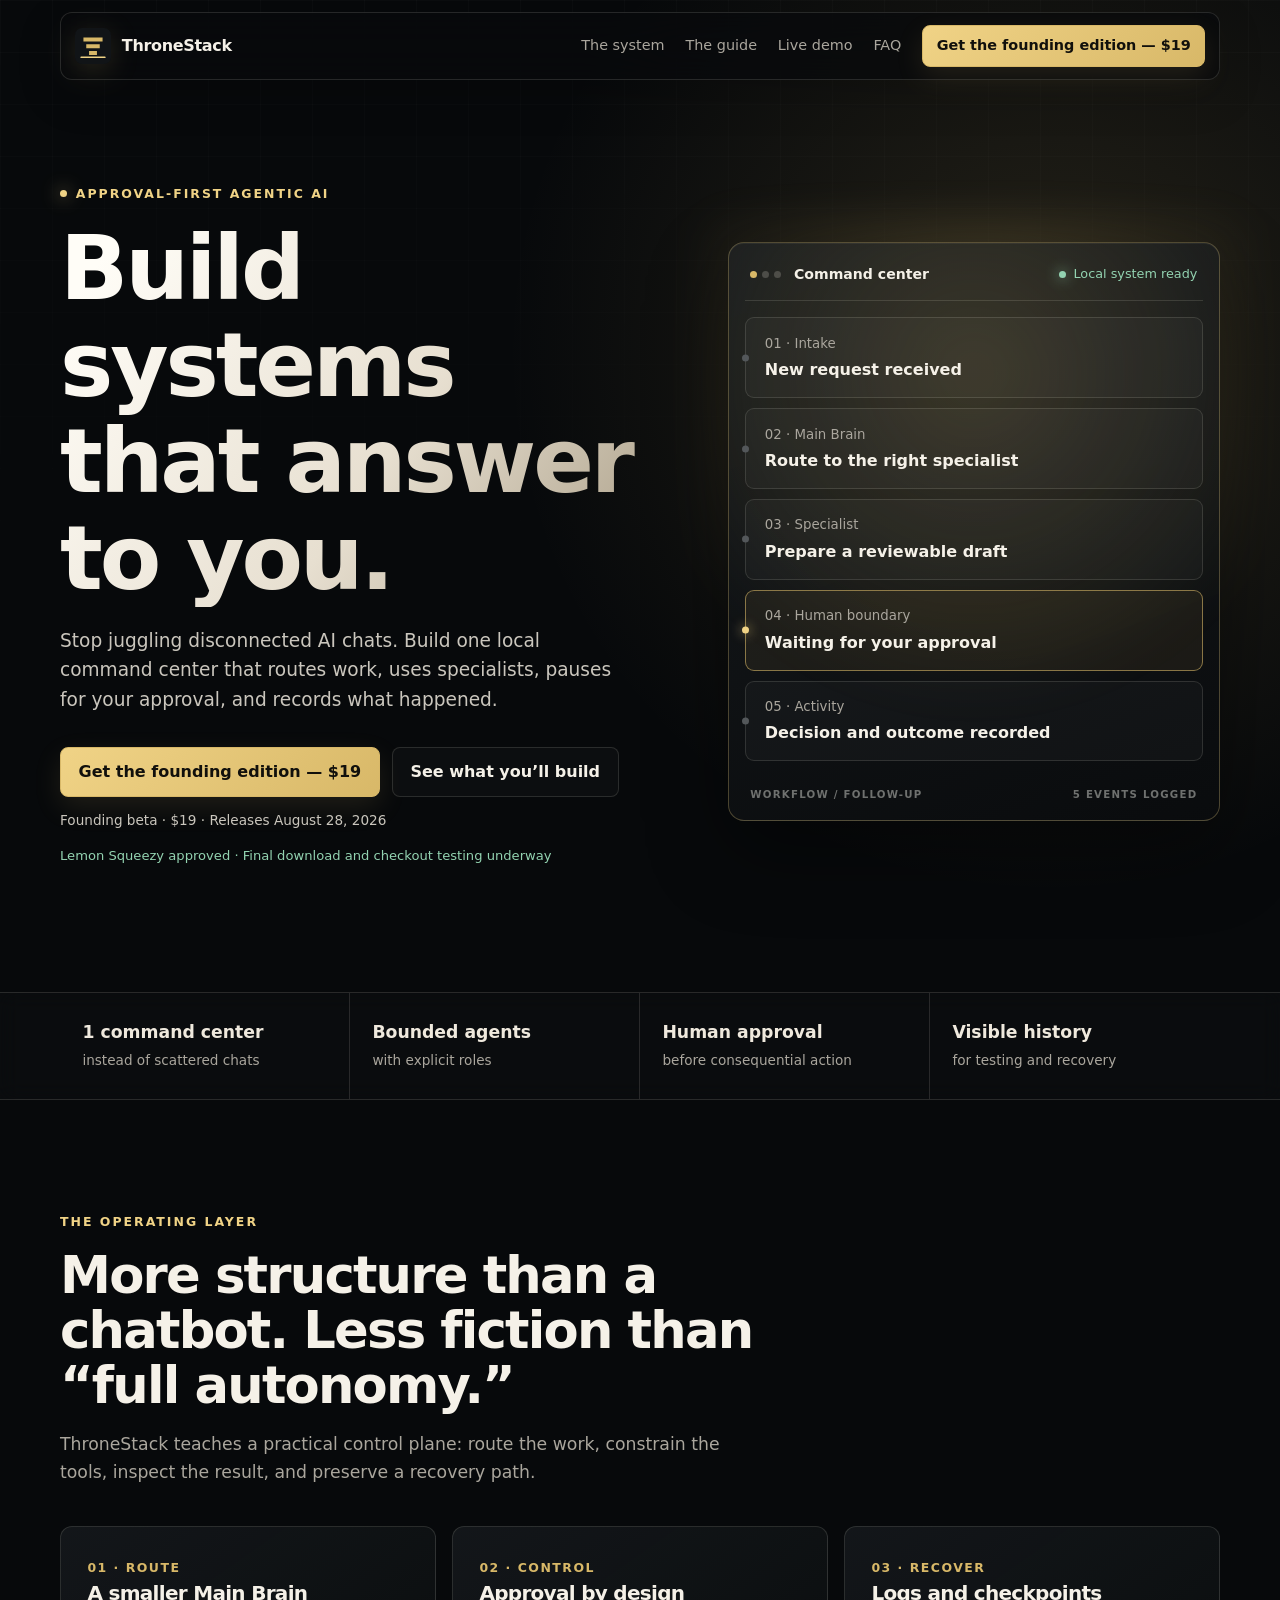
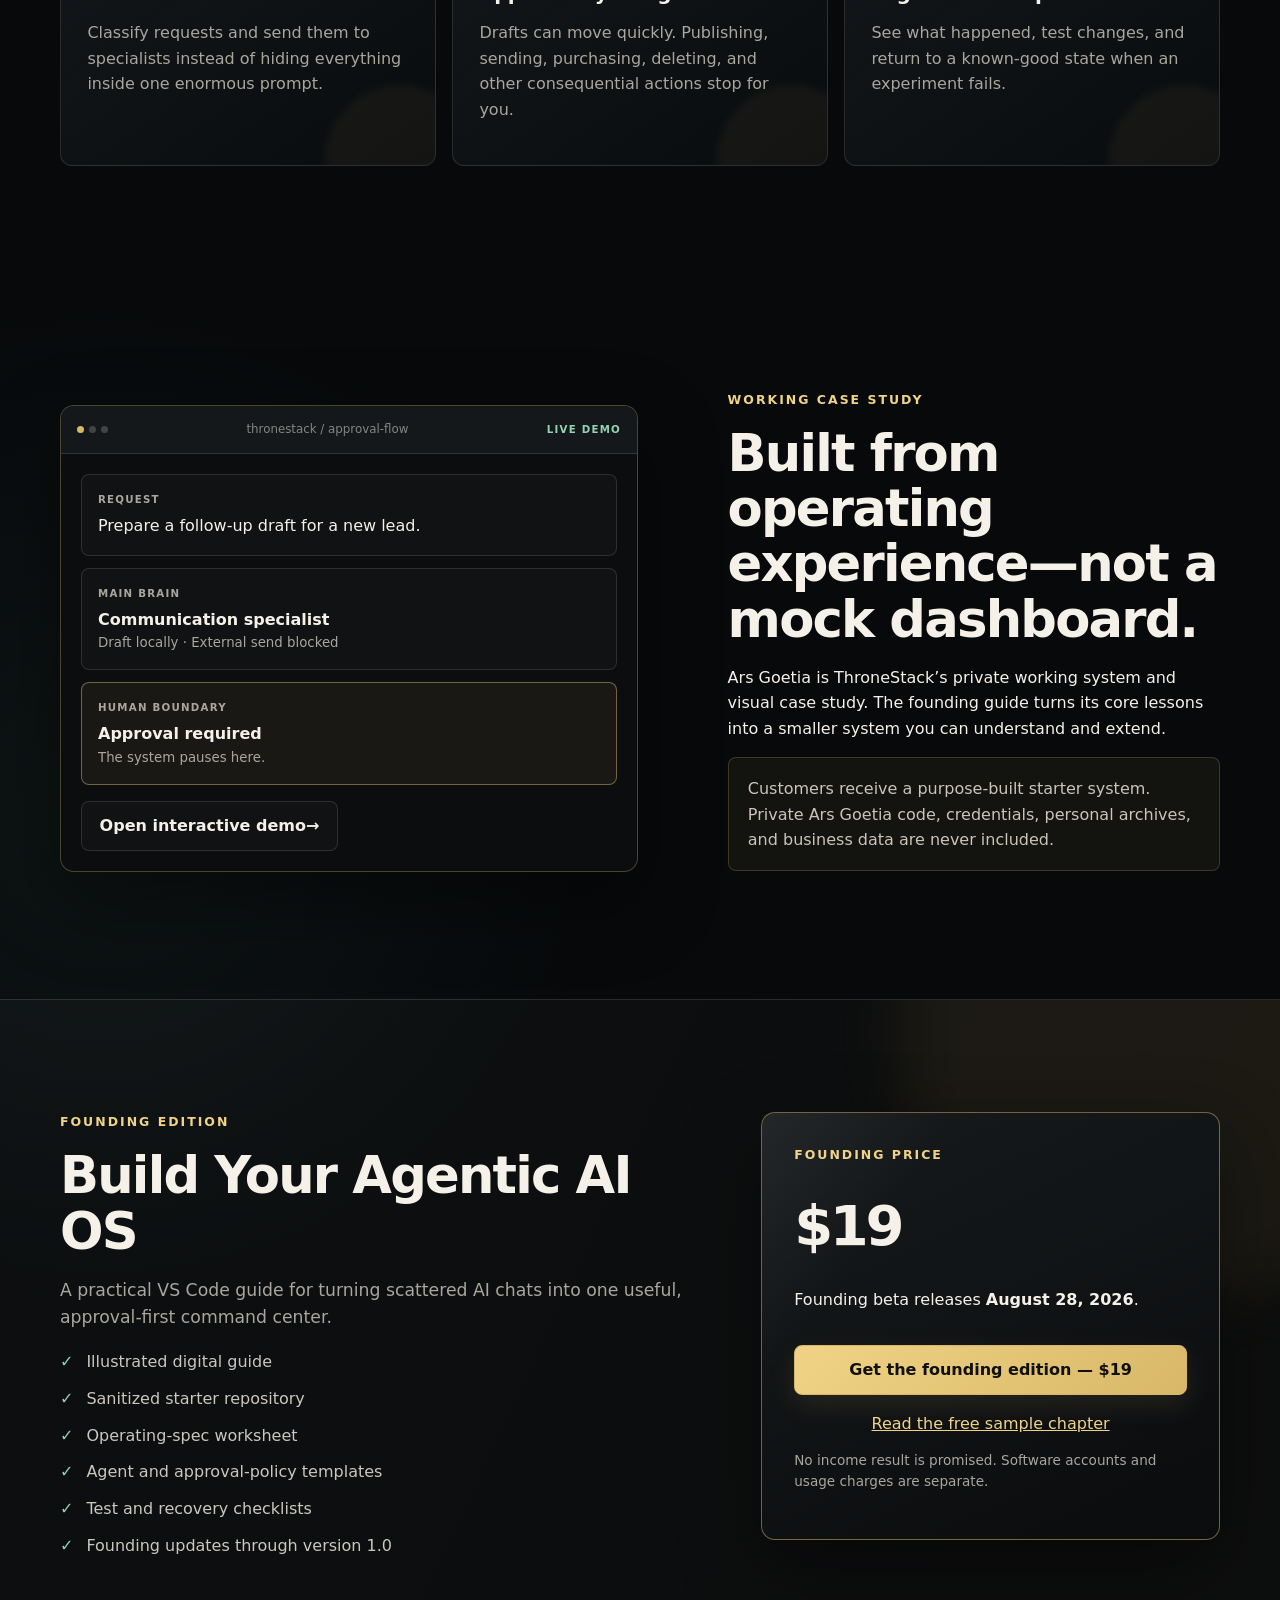
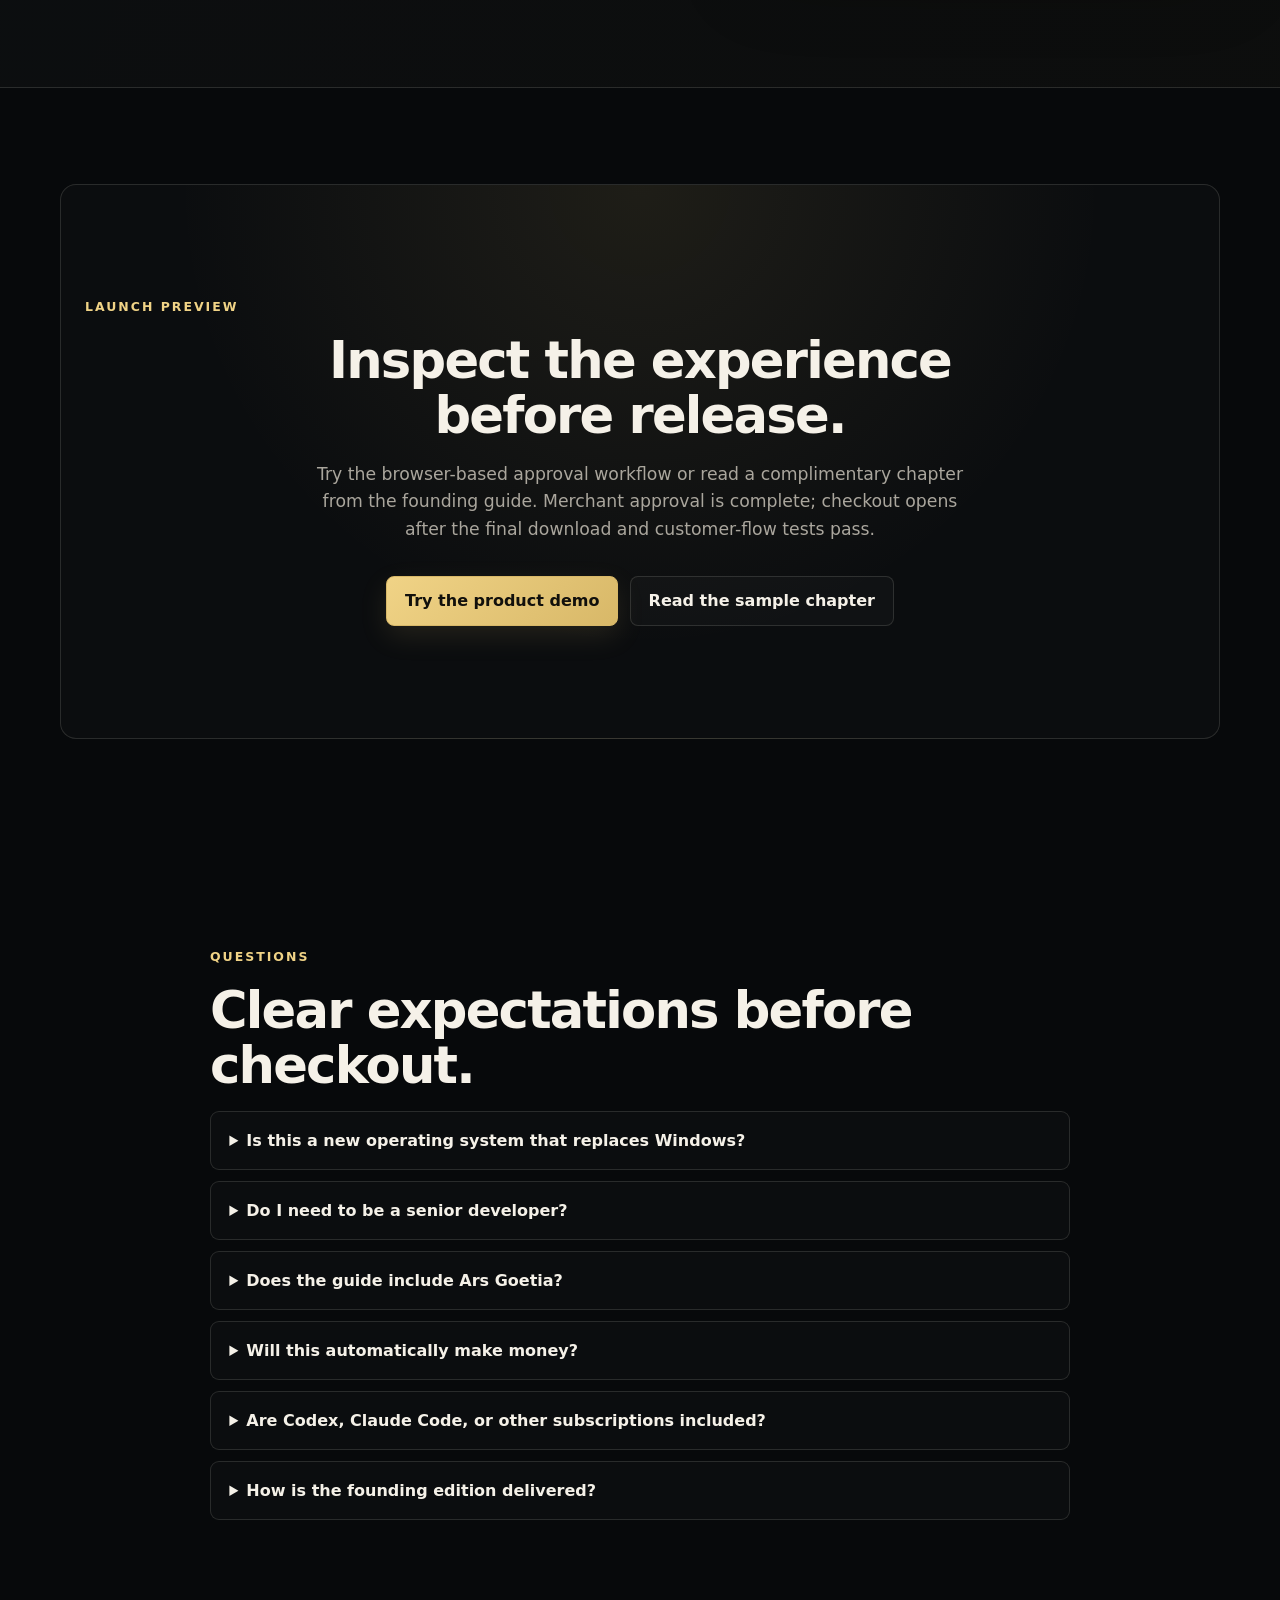
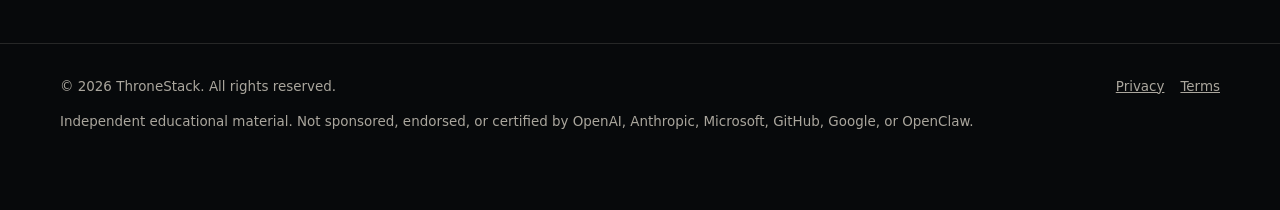
<file: index.html>
<!doctype html>
<html lang="en">
  <head>
    <meta charset="utf-8">
    <meta name="viewport" content="width=device-width, initial-scale=1">
    <meta name="description" content="Build a local, approval-first agentic AI command center with ThroneStack.">
    <meta property="og:title" content="ThroneStack — Build systems that answer to you">
    <meta property="og:description" content="A practical guide and starter system for building your own agentic AI command center.">
    <meta property="og:type" content="website">
    <meta property="og:url" content="https://thronestack.com">
    <title>ThroneStack — Build systems that answer to you</title>
    <link rel="icon" href="assets/mark.svg" type="image/svg+xml">
    <link rel="stylesheet" href="styles.css">
    <script src="site-config.js" defer></script>
    <script src="app.js" defer></script>
  </head>
  <body>
    <header class="wrap nav">
      <a class="brand" href="index.html" aria-label="ThroneStack home">
        <img src="assets/mark.svg" alt="">
        <span>ThroneStack</span>
      </a>
      <nav class="nav-links" aria-label="Primary navigation">
        <a href="#system">The system</a>
        <a href="#guide">The guide</a>
        <a href="demo.html">Live demo</a>
        <a href="#faq">FAQ</a>
        <a class="button small" data-primary-action href="demo.html">Try the product demo</a>
      </nav>
    </header>

    <main>
      <div class="wrap hero">
        <div class="hero-copy">
          <p class="eyebrow"><span class="eyebrow-dot"></span> Approval-first agentic AI</p>
          <h1>Build systems that answer to you.</h1>
          <p>Stop juggling disconnected AI chats. Build one local command center that routes work, uses specialists, pauses for your approval, and records what happened.</p>
          <div class="actions">
            <a class="button" data-primary-action href="demo.html">Try the product demo</a>
            <a class="button secondary" href="#system">See what you’ll build</a>
          </div>
          <p class="microcopy">Founding beta · $19 · Releases <span data-launch-date>August 28, 2026</span></p>
          <p class="merchant-note">Lemon Squeezy approved · Final download and checkout testing underway</p>
        </div>

        <div class="system-card" aria-label="Example approval workflow">
          <div class="system-head">
            <div class="window-title"><span class="window-dots" aria-hidden="true"><i></i><i></i><i></i></span><strong>Command center</strong></div>
            <span class="status">Local system ready</span>
          </div>
          <div class="system-flow">
            <div class="node"><small>01 · Intake</small><strong>New request received</strong></div>
            <div class="node"><small>02 · Main Brain</small><strong>Route to the right specialist</strong></div>
            <div class="node"><small>03 · Specialist</small><strong>Prepare a reviewable draft</strong></div>
            <div class="node approval"><small>04 · Human boundary</small><strong>Waiting for your approval</strong></div>
            <div class="node"><small>05 · Activity</small><strong>Decision and outcome recorded</strong></div>
          </div>
          <div class="system-foot"><span>WORKFLOW / FOLLOW-UP</span><span>5 EVENTS LOGGED</span></div>
        </div>
      </div>

      <div class="proof-strip">
        <div class="wrap proof-grid">
          <div class="proof-item"><strong>1 command center</strong><span>instead of scattered chats</span></div>
          <div class="proof-item"><strong>Bounded agents</strong><span>with explicit roles</span></div>
          <div class="proof-item"><strong>Human approval</strong><span>before consequential action</span></div>
          <div class="proof-item"><strong>Visible history</strong><span>for testing and recovery</span></div>
        </div>
      </div>

      <section id="system" class="wrap">
        <p class="eyebrow">The operating layer</p>
        <h2>More structure than a chatbot. Less fiction than “full autonomy.”</h2>
        <p class="section-lead">ThroneStack teaches a practical control plane: route the work, constrain the tools, inspect the result, and preserve a recovery path.</p>
        <div class="grid-3">
          <article class="feature"><span class="feature-number">01 · ROUTE</span><h3>A smaller Main Brain</h3><p>Classify requests and send them to specialists instead of hiding everything inside one enormous prompt.</p></article>
          <article class="feature"><span class="feature-number">02 · CONTROL</span><h3>Approval by design</h3><p>Drafts can move quickly. Publishing, sending, purchasing, deleting, and other consequential actions stop for you.</p></article>
          <article class="feature"><span class="feature-number">03 · RECOVER</span><h3>Logs and checkpoints</h3><p>See what happened, test changes, and return to a known-good state when an experiment fails.</p></article>
        </div>
      </section>

      <section class="wrap case-study">
        <div class="demo-frame">
          <div class="demo-toolbar">
            <span class="window-dots" aria-hidden="true"><i></i><i></i><i></i></span>
            <span>thronestack / approval-flow</span>
            <span class="demo-live">LIVE DEMO</span>
          </div>
          <div class="demo-screen">
            <div class="demo-command"><span>REQUEST</span><p>Prepare a follow-up draft for a new lead.</p></div>
            <div class="demo-route"><span>MAIN BRAIN</span><strong>Communication specialist</strong><small>Draft locally · External send blocked</small></div>
            <div class="demo-approval"><span>HUMAN BOUNDARY</span><strong>Approval required</strong><small>The system pauses here.</small></div>
            <a class="button secondary" href="demo.html">Open interactive demo <span aria-hidden="true">→</span></a>
          </div>
        </div>
        <div>
          <p class="eyebrow">Working case study</p>
          <h2>Built from operating experience—not a mock dashboard.</h2>
          <p>Ars Goetia is ThroneStack’s private working system and visual case study. The founding guide turns its core lessons into a smaller system you can understand and extend.</p>
          <p class="private-note">Customers receive a purpose-built starter system. Private Ars Goetia code, credentials, personal archives, and business data are never included.</p>
        </div>
      </section>

      <section id="guide" class="offer">
        <div class="wrap offer-layout">
          <div>
            <p class="eyebrow">Founding edition</p>
            <h2>Build Your Agentic AI OS</h2>
            <p class="section-lead">A practical VS Code guide for turning scattered AI chats into one useful, approval-first command center.</p>
            <ul class="checklist">
              <li>Illustrated digital guide</li>
              <li>Sanitized starter repository</li>
              <li>Operating-spec worksheet</li>
              <li>Agent and approval-policy templates</li>
              <li>Test and recovery checklists</li>
              <li>Founding updates through version 1.0</li>
            </ul>
          </div>
          <aside class="price-card">
            <span class="eyebrow">Founding price</span>
            <p class="price">$19</p>
            <p>Founding beta releases <strong data-launch-date>August 28, 2026</strong>.</p>
            <a class="button" data-primary-action href="demo.html">Try the product demo</a>
            <a class="text-link" href="sample.html">Read the free sample chapter</a>
            <p class="microcopy">No income result is promised. Software accounts and usage charges are separate.</p>
          </aside>
        </div>
      </section>

      <section id="review" class="wrap waitlist">
        <p class="eyebrow">Launch preview</p>
        <h2>Inspect the experience before release.</h2>
        <p class="section-lead">Try the browser-based approval workflow or read a complimentary chapter from the founding guide. Merchant approval is complete; checkout opens after the final download and customer-flow tests pass.</p>
        <div class="actions centered-actions">
          <a class="button" href="demo.html">Try the product demo</a>
          <a class="button secondary" href="sample.html">Read the sample chapter</a>
        </div>
      </section>

      <section id="faq" class="wrap faq">
        <p class="eyebrow">Questions</p>
        <h2>Clear expectations before checkout.</h2>
        <details><summary>Is this a new operating system that replaces Windows?</summary><p>No. It is an application and workflow layer that runs on top of your existing computer.</p></details>
        <details><summary>Do I need to be a senior developer?</summary><p>No, but you should be comfortable installing software, opening VS Code, running terminal commands, and reviewing explanations.</p></details>
        <details><summary>Does the guide include Ars Goetia?</summary><p>No. Ars Goetia is the private case study. Buyers receive separate sanitized teaching code.</p></details>
        <details><summary>Will this automatically make money?</summary><p>No. The guide teaches a software-building workflow. It does not guarantee income, customers, or business results.</p></details>
        <details><summary>Are Codex, Claude Code, or other subscriptions included?</summary><p>No. Vendor accounts, subscriptions, API access, and usage charges are separate.</p></details>
        <details><summary>How is the founding edition delivered?</summary><p>The guide and starter materials are instant digital downloads delivered through Lemon Squeezy after purchase. No consulting, setup, or other human-fulfilled service is included.</p></details>
      </section>
    </main>

    <footer>
      <div class="wrap footer-row">
        <div>© <span data-year>2026</span> ThroneStack. All rights reserved.</div>
        <div class="footer-links"><a href="privacy.html">Privacy</a><a href="terms.html">Terms</a></div>
      </div>
      <div class="wrap"><p>Independent educational material. Not sponsored, endorsed, or certified by OpenAI, Anthropic, Microsoft, GitHub, Google, or OpenClaw.</p></div>
    </footer>
  </body>
</html>
</file>
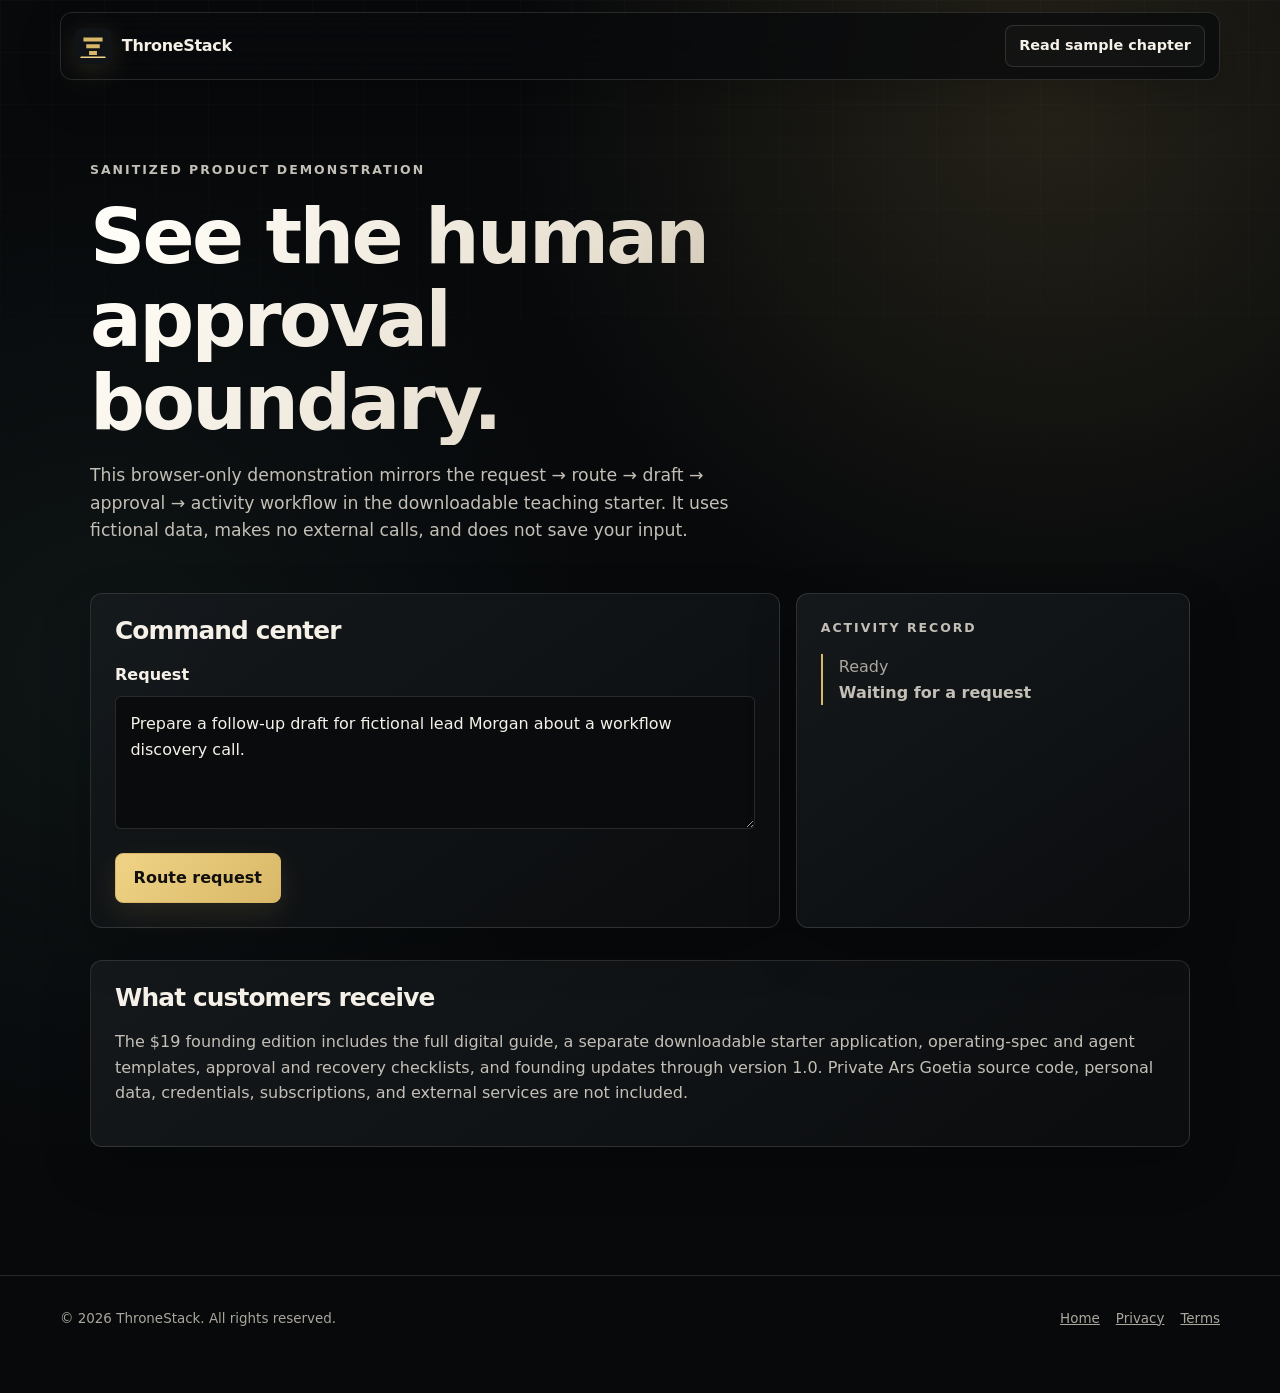
<file: demo.html>
<!doctype html>
<html lang="en">
  <head>
    <meta charset="utf-8">
    <meta name="viewport" content="width=device-width, initial-scale=1">
    <meta name="description" content="Try the approval-first workflow included with the ThroneStack teaching starter.">
    <title>Interactive product demo — ThroneStack</title>
    <link rel="icon" href="assets/mark.svg" type="image/svg+xml">
    <link rel="stylesheet" href="styles.css">
    <script src="demo.js" defer></script>
  </head>
  <body>
    <header class="wrap nav">
      <a class="brand" href="index.html"><img src="assets/mark.svg" alt=""><span>ThroneStack</span></a>
      <a class="button small secondary" href="sample.html">Read sample chapter</a>
    </header>
    <main class="wrap legal demo-page">
      <p class="eyebrow">Sanitized product demonstration</p>
      <h1>See the human approval boundary.</h1>
      <p class="section-lead">This browser-only demonstration mirrors the request → route → draft → approval → activity workflow in the downloadable teaching starter. It uses fictional data, makes no external calls, and does not save your input.</p>

      <div class="demo-grid">
        <section class="demo-console" aria-labelledby="demo-title">
          <h2 id="demo-title">Command center</h2>
          <label for="demo-request">Request</label>
          <textarea id="demo-request" rows="4">Prepare a follow-up draft for fictional lead Morgan about a workflow discovery call.</textarea>
          <button class="button" id="run-demo" type="button">Route request</button>

          <div id="demo-output" class="demo-output" hidden>
            <div class="demo-row"><span>Route</span><strong>Communication specialist</strong></div>
            <div class="demo-row"><span>Permission</span><strong>Draft locally only</strong></div>
            <div class="demo-draft">
              <small>REVIEWABLE DRAFT</small>
              <p><strong>Subject: Workflow discovery call</strong></p>
              <p>Hi Morgan—thank you for your interest. I drafted a short outline for a workflow discovery call. If the scope looks right, we can choose a time to review it together.</p>
            </div>
            <div id="decision-panel" class="decision-panel">
              <p><strong>Human approval required.</strong> The system cannot send this message.</p>
              <button class="button" data-decision="approved" type="button">Approve draft</button>
              <button class="button secondary" data-decision="rejected" type="button">Reject draft</button>
            </div>
          </div>
        </section>

        <aside class="activity-card">
          <p class="eyebrow">Activity record</p>
          <ol id="activity-log" class="activity-log">
            <li><span>Ready</span><strong>Waiting for a request</strong></li>
          </ol>
        </aside>
      </div>

      <div class="review-note">
        <h2>What customers receive</h2>
        <p>The $19 founding edition includes the full digital guide, a separate downloadable starter application, operating-spec and agent templates, approval and recovery checklists, and founding updates through version 1.0. Private Ars Goetia source code, personal data, credentials, subscriptions, and external services are not included.</p>
      </div>
    </main>
    <footer><div class="wrap footer-row"><div>© 2026 ThroneStack. All rights reserved.</div><div class="footer-links"><a href="index.html">Home</a><a href="privacy.html">Privacy</a><a href="terms.html">Terms</a></div></div></footer>
  </body>
</html>
</file>
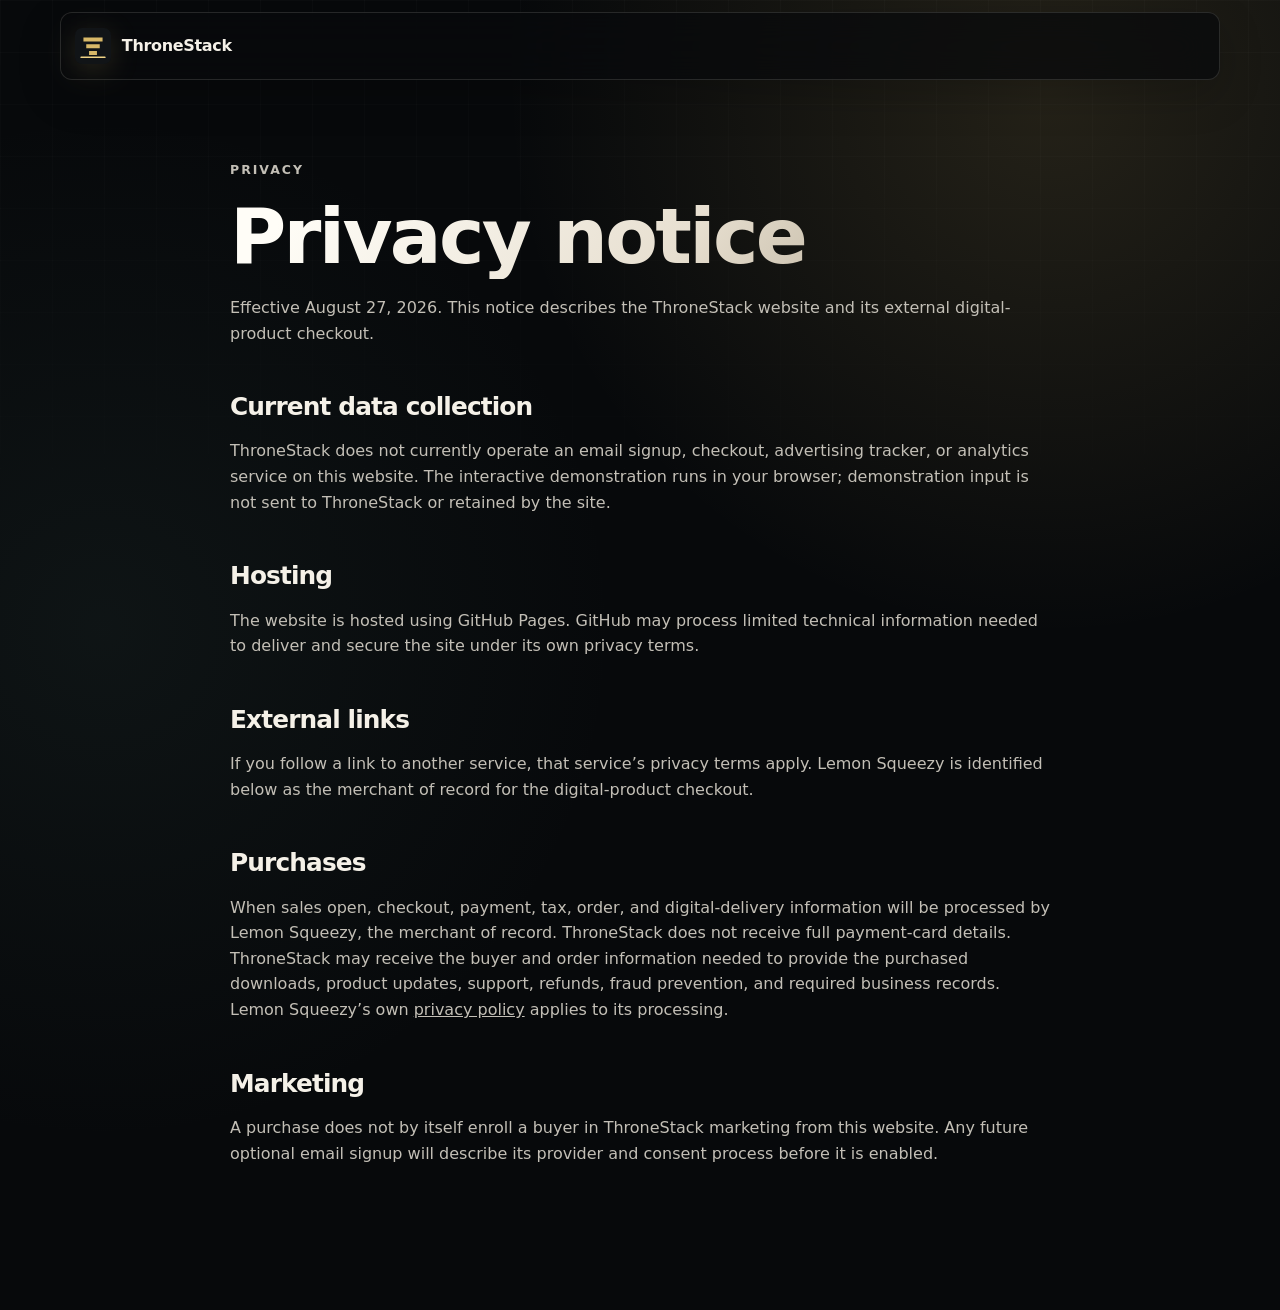
<file: privacy.html>
<!doctype html>
<html lang="en">
  <head>
    <meta charset="utf-8"><meta name="viewport" content="width=device-width, initial-scale=1">
    <title>Privacy — ThroneStack</title><link rel="stylesheet" href="styles.css"><link rel="icon" href="assets/mark.svg" type="image/svg+xml">
  </head>
  <body>
    <header class="wrap nav"><a class="brand" href="index.html"><img src="assets/mark.svg" alt=""><span>ThroneStack</span></a></header>
    <main class="wrap legal">
      <p class="eyebrow">Privacy</p><h1>Privacy notice</h1>
      <p>Effective August 27, 2026. This notice describes the ThroneStack website and its external digital-product checkout.</p>
      <h2>Current data collection</h2><p>ThroneStack does not currently operate an email signup, checkout, advertising tracker, or analytics service on this website. The interactive demonstration runs in your browser; demonstration input is not sent to ThroneStack or retained by the site.</p>
      <h2>Hosting</h2><p>The website is hosted using GitHub Pages. GitHub may process limited technical information needed to deliver and secure the site under its own privacy terms.</p>
      <h2>External links</h2><p>If you follow a link to another service, that service’s privacy terms apply. Lemon Squeezy is identified below as the merchant of record for the digital-product checkout.</p>
      <h2>Purchases</h2><p>When sales open, checkout, payment, tax, order, and digital-delivery information will be processed by Lemon Squeezy, the merchant of record. ThroneStack does not receive full payment-card details. ThroneStack may receive the buyer and order information needed to provide the purchased downloads, product updates, support, refunds, fraud prevention, and required business records. Lemon Squeezy’s own <a href="https://www.lemonsqueezy.com/privacy">privacy policy</a> applies to its processing.</p>
      <h2>Marketing</h2><p>A purchase does not by itself enroll a buyer in ThroneStack marketing from this website. Any future optional email signup will describe its provider and consent process before it is enabled.</p>
    </main>
  </body>
</html>
</file>
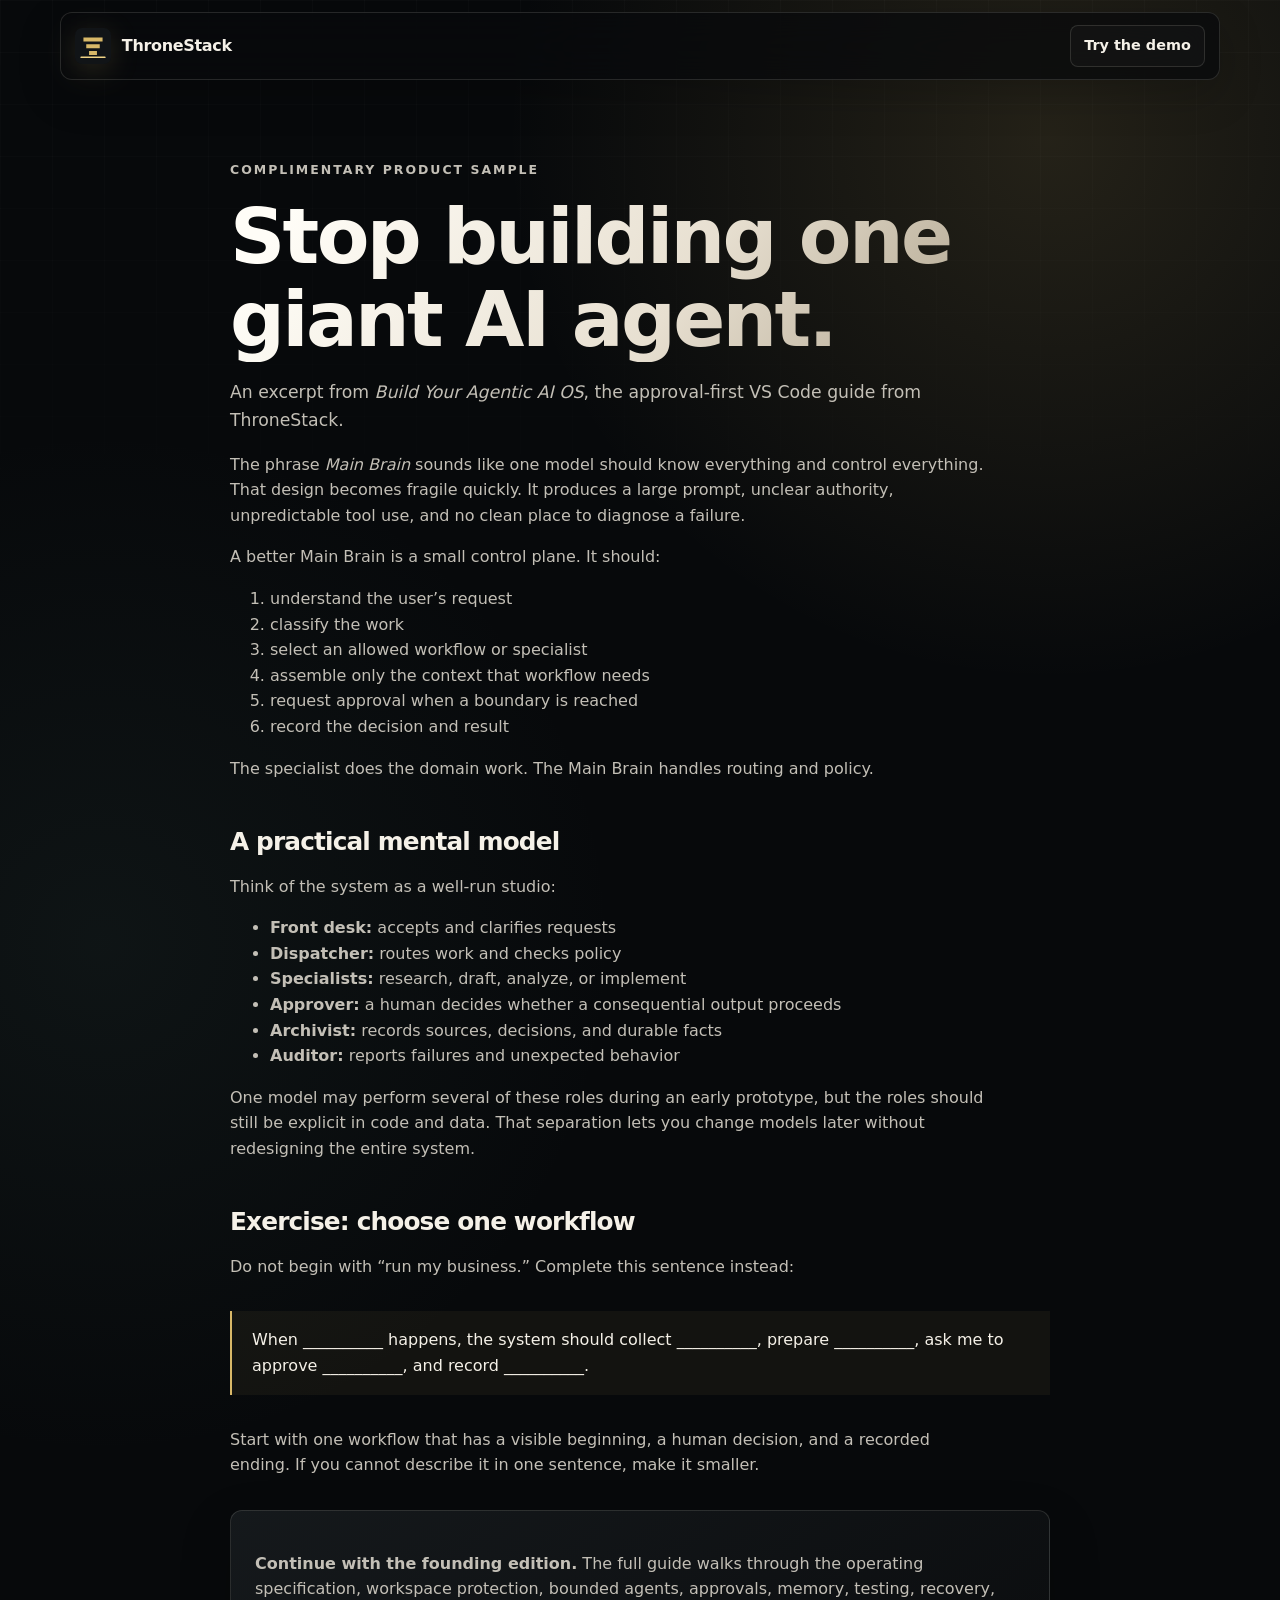
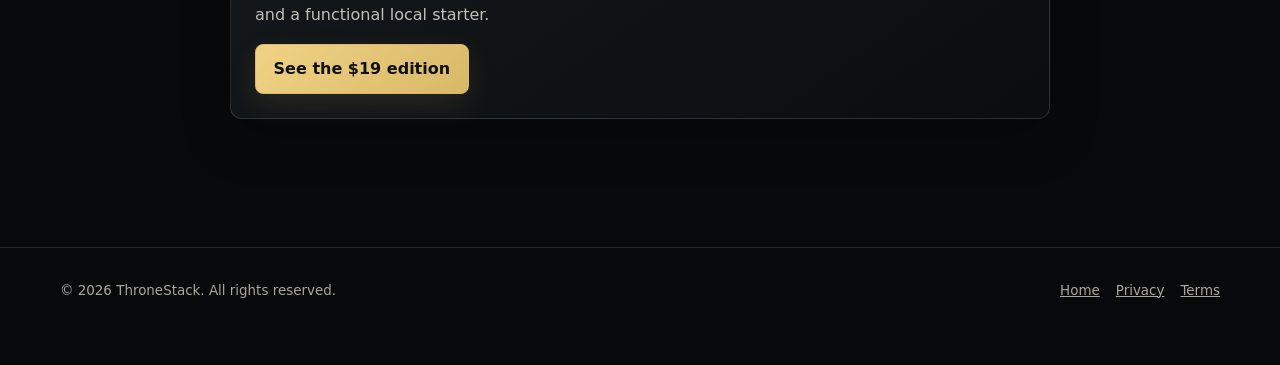
<file: sample.html>
<!doctype html>
<html lang="en">
  <head>
    <meta charset="utf-8">
    <meta name="viewport" content="width=device-width, initial-scale=1">
    <meta name="description" content="A free sample from Build Your Agentic AI OS by ThroneStack.">
    <title>Free sample chapter — ThroneStack</title>
    <link rel="icon" href="assets/mark.svg" type="image/svg+xml">
    <link rel="stylesheet" href="styles.css">
  </head>
  <body>
    <header class="wrap nav"><a class="brand" href="index.html"><img src="assets/mark.svg" alt=""><span>ThroneStack</span></a><a class="button small secondary" href="demo.html">Try the demo</a></header>
    <main class="wrap legal sample-page">
      <p class="eyebrow">Complimentary product sample</p>
      <h1>Stop building one giant AI agent.</h1>
      <p class="section-lead">An excerpt from <em>Build Your Agentic AI OS</em>, the approval-first VS Code guide from ThroneStack.</p>

      <p>The phrase <em>Main Brain</em> sounds like one model should know everything and control everything. That design becomes fragile quickly. It produces a large prompt, unclear authority, unpredictable tool use, and no clean place to diagnose a failure.</p>
      <p>A better Main Brain is a small control plane. It should:</p>
      <ol>
        <li>understand the user’s request</li>
        <li>classify the work</li>
        <li>select an allowed workflow or specialist</li>
        <li>assemble only the context that workflow needs</li>
        <li>request approval when a boundary is reached</li>
        <li>record the decision and result</li>
      </ol>
      <p>The specialist does the domain work. The Main Brain handles routing and policy.</p>

      <h2>A practical mental model</h2>
      <p>Think of the system as a well-run studio:</p>
      <ul>
        <li><strong>Front desk:</strong> accepts and clarifies requests</li>
        <li><strong>Dispatcher:</strong> routes work and checks policy</li>
        <li><strong>Specialists:</strong> research, draft, analyze, or implement</li>
        <li><strong>Approver:</strong> a human decides whether a consequential output proceeds</li>
        <li><strong>Archivist:</strong> records sources, decisions, and durable facts</li>
        <li><strong>Auditor:</strong> reports failures and unexpected behavior</li>
      </ul>
      <p>One model may perform several of these roles during an early prototype, but the roles should still be explicit in code and data. That separation lets you change models later without redesigning the entire system.</p>

      <h2>Exercise: choose one workflow</h2>
      <p>Do not begin with “run my business.” Complete this sentence instead:</p>
      <blockquote>When __________ happens, the system should collect __________, prepare __________, ask me to approve __________, and record __________.</blockquote>
      <p>Start with one workflow that has a visible beginning, a human decision, and a recorded ending. If you cannot describe it in one sentence, make it smaller.</p>

      <div class="review-note">
        <p><strong>Continue with the founding edition.</strong> The full guide walks through the operating specification, workspace protection, bounded agents, approvals, memory, testing, recovery, and a functional local starter.</p>
        <a class="button" href="index.html#guide">See the $19 edition</a>
      </div>
    </main>
    <footer><div class="wrap footer-row"><div>© 2026 ThroneStack. All rights reserved.</div><div class="footer-links"><a href="index.html">Home</a><a href="privacy.html">Privacy</a><a href="terms.html">Terms</a></div></div></footer>
  </body>
</html>
</file>
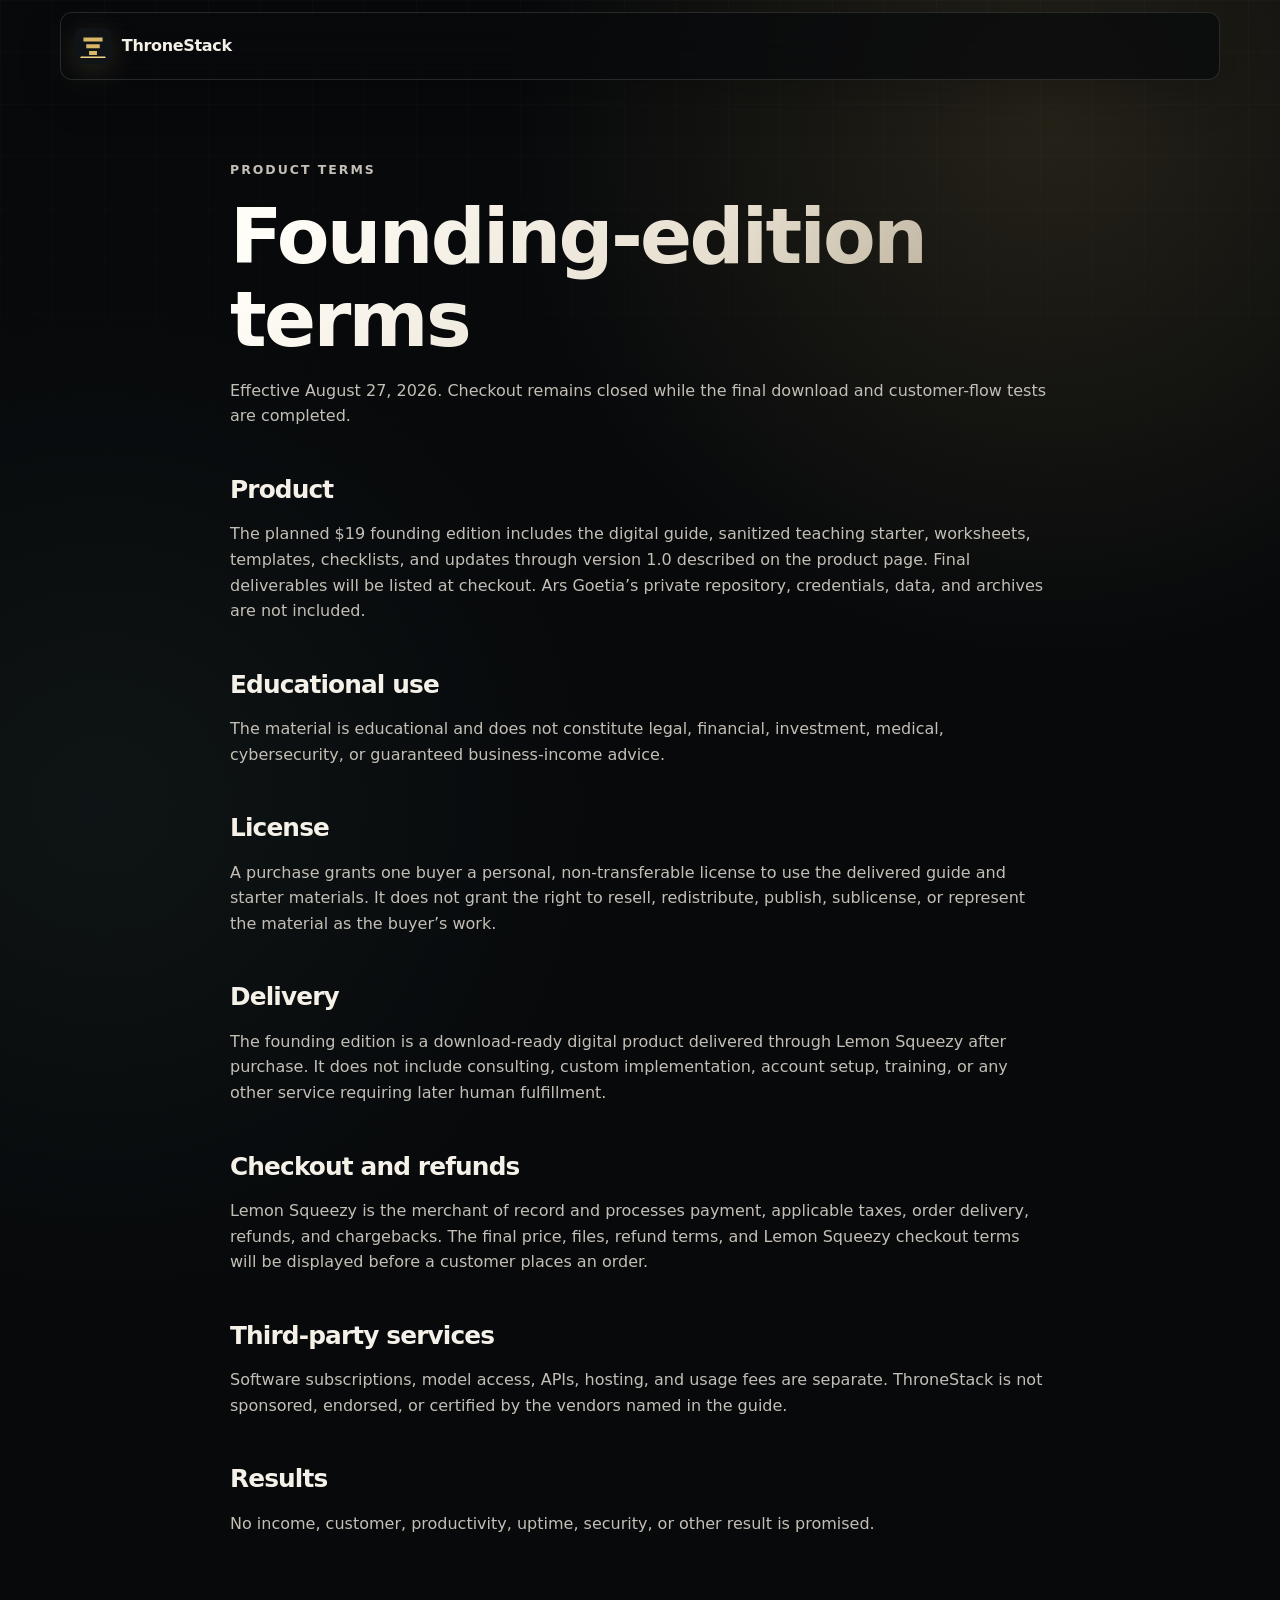
<file: terms.html>
<!doctype html>
<html lang="en">
  <head>
    <meta charset="utf-8"><meta name="viewport" content="width=device-width, initial-scale=1">
    <title>Terms — ThroneStack</title><link rel="stylesheet" href="styles.css"><link rel="icon" href="assets/mark.svg" type="image/svg+xml">
  </head>
  <body>
    <header class="wrap nav"><a class="brand" href="index.html"><img src="assets/mark.svg" alt=""><span>ThroneStack</span></a></header>
    <main class="wrap legal">
      <p class="eyebrow">Product terms</p><h1>Founding-edition terms</h1>
      <p>Effective August 27, 2026. Checkout remains closed while the final download and customer-flow tests are completed.</p>
      <h2>Product</h2><p>The planned $19 founding edition includes the digital guide, sanitized teaching starter, worksheets, templates, checklists, and updates through version 1.0 described on the product page. Final deliverables will be listed at checkout. Ars Goetia’s private repository, credentials, data, and archives are not included.</p>
      <h2>Educational use</h2><p>The material is educational and does not constitute legal, financial, investment, medical, cybersecurity, or guaranteed business-income advice.</p>
      <h2>License</h2><p>A purchase grants one buyer a personal, non-transferable license to use the delivered guide and starter materials. It does not grant the right to resell, redistribute, publish, sublicense, or represent the material as the buyer’s work.</p>
      <h2>Delivery</h2><p>The founding edition is a download-ready digital product delivered through Lemon Squeezy after purchase. It does not include consulting, custom implementation, account setup, training, or any other service requiring later human fulfillment.</p>
      <h2>Checkout and refunds</h2><p>Lemon Squeezy is the merchant of record and processes payment, applicable taxes, order delivery, refunds, and chargebacks. The final price, files, refund terms, and Lemon Squeezy checkout terms will be displayed before a customer places an order.</p>
      <h2>Third-party services</h2><p>Software subscriptions, model access, APIs, hosting, and usage fees are separate. ThroneStack is not sponsored, endorsed, or certified by the vendors named in the guide.</p>
      <h2>Results</h2><p>No income, customer, productivity, uptime, security, or other result is promised.</p>
    </main>
  </body>
</html>
</file>
<file: styles.css>
:root {
  color-scheme: dark;
  --ink: #f5f1e8;
  --muted: #aaa69d;
  --night: #07090b;
  --panel: #111417;
  --panel-soft: #15191c;
  --line: rgba(245, 241, 232, 0.13);
  --line-bright: rgba(240, 211, 134, 0.28);
  --gold: #d8b868;
  --gold-bright: #f0d386;
  --green: #93d3b1;
  --max: 1160px;
  --shadow: 0 30px 80px rgba(0, 0, 0, 0.42);
}

* { box-sizing: border-box; }

.sr-only {
  position: absolute;
  width: 1px;
  height: 1px;
  padding: 0;
  margin: -1px;
  overflow: hidden;
  clip: rect(0, 0, 0, 0);
  white-space: nowrap;
  border: 0;
}

html { scroll-behavior: smooth; }

::selection { background: rgba(216, 184, 104, 0.3); color: var(--ink); }

body {
  position: relative;
  margin: 0;
  background:
    radial-gradient(circle at 82% 7%, rgba(216, 184, 104, 0.14), transparent 34rem),
    radial-gradient(circle at 8% 48%, rgba(81, 120, 112, 0.1), transparent 32rem),
    var(--night);
  color: var(--ink);
  font-family: Inter, ui-sans-serif, system-ui, -apple-system, BlinkMacSystemFont, "Segoe UI", sans-serif;
  line-height: 1.6;
  overflow-x: hidden;
}

body::before {
  position: fixed;
  inset: 0;
  z-index: -1;
  background-image:
    linear-gradient(rgba(255, 255, 255, 0.018) 1px, transparent 1px),
    linear-gradient(90deg, rgba(255, 255, 255, 0.018) 1px, transparent 1px);
  background-size: 52px 52px;
  mask-image: linear-gradient(to bottom, black, transparent 72%);
  content: "";
  pointer-events: none;
}

a { color: inherit; }

.wrap {
  width: min(calc(100% - 2rem), var(--max));
  margin: 0 auto;
}

.nav {
  position: sticky;
  top: 0.75rem;
  z-index: 20;
  display: flex;
  align-items: center;
  justify-content: space-between;
  min-height: 68px;
  margin-top: 0.75rem;
  padding: 0 0.85rem;
  border: 1px solid var(--line);
  border-radius: 12px;
  background: rgba(8, 10, 12, 0.76);
  box-shadow: 0 14px 44px rgba(0, 0, 0, 0.2);
  backdrop-filter: blur(18px) saturate(135%);
}

.brand {
  display: inline-flex;
  align-items: center;
  gap: 0.7rem;
  text-decoration: none;
  font-weight: 800;
  letter-spacing: -0.02em;
}

.brand img { width: 36px; height: 36px; filter: drop-shadow(0 6px 14px rgba(216, 184, 104, 0.16)); }

.nav-links { display: flex; align-items: center; gap: 1.3rem; }
.nav-links > a:not(.button) { position: relative; color: var(--muted); text-decoration: none; font-size: 0.9rem; transition: color 160ms ease; }
.nav-links > a:not(.button):hover { color: var(--ink); }

.button {
  display: inline-flex;
  align-items: center;
  justify-content: center;
  min-height: 48px;
  padding: 0.7rem 1.1rem;
  border: 1px solid var(--gold);
  border-radius: 8px;
  background: linear-gradient(135deg, var(--gold-bright), var(--gold));
  color: #11100c;
  font: inherit;
  font-weight: 760;
  text-decoration: none;
  cursor: pointer;
  box-shadow: 0 10px 28px rgba(216, 184, 104, 0.12);
  transition: transform 160ms ease, filter 160ms ease, box-shadow 160ms ease, border-color 160ms ease;
}

.button:hover { filter: brightness(1.07); transform: translateY(-2px); box-shadow: 0 14px 34px rgba(216, 184, 104, 0.2); }
.button.secondary { background: rgba(255, 255, 255, 0.025); color: var(--ink); border-color: var(--line); box-shadow: none; }
.button.secondary:hover { border-color: var(--line-bright); background: rgba(216, 184, 104, 0.06); }
.button.small { min-height: 40px; padding: 0.5rem 0.85rem; font-size: 0.9rem; }
.button:disabled { cursor: wait; opacity: 0.72; }

.hero {
  display: grid;
  grid-template-columns: 1.08fr 0.92fr;
  align-items: center;
  gap: clamp(3rem, 7vw, 6.5rem);
  min-height: 780px;
  padding: 6.5rem 0 7rem;
}

.hero > *, .case-study > *, .offer-layout > *, .grid-3 > *, .demo-grid > * { min-width: 0; }

.eyebrow {
  display: flex;
  align-items: center;
  gap: 0.55rem;
  margin: 0 0 1rem;
  color: var(--gold-bright);
  font-size: 0.78rem;
  font-weight: 800;
  letter-spacing: 0.16em;
  text-transform: uppercase;
}

.eyebrow-dot { width: 7px; height: 7px; border-radius: 50%; background: var(--gold-bright); box-shadow: 0 0 18px rgba(240, 211, 134, 0.85); }

h1, h2, h3 { line-height: 1.08; letter-spacing: -0.035em; }
h1 {
  max-width: 780px;
  margin: 0;
  background: linear-gradient(125deg, #fffdf7 8%, #e7dfd0 58%, #aa9e87 100%);
  background-clip: text;
  color: transparent;
  font-size: clamp(3.55rem, 7vw, 6.8rem);
}
h2 { max-width: 760px; margin: 0 0 1.1rem; font-size: clamp(2.2rem, 4vw, 4rem); }
h3 { margin: 0.2rem 0 0.7rem; font-size: 1.25rem; }

.hero-copy > p:not(.eyebrow) { max-width: 640px; color: #cac6bd; font-size: 1.16rem; }
.actions { display: flex; flex-wrap: wrap; gap: 0.75rem; margin-top: 2rem; }
.microcopy { color: var(--muted); font-size: 0.85rem !important; }
.merchant-note { color: var(--green) !important; font-size: 0.82rem !important; }

.system-card {
  position: relative;
  padding: 1rem;
  border: 1px solid var(--line-bright);
  border-radius: 16px;
  background: linear-gradient(160deg, rgba(24, 28, 31, 0.94), rgba(10, 12, 14, 0.96));
  box-shadow: var(--shadow), inset 0 1px rgba(255, 255, 255, 0.05);
}

.system-card::before {
  position: absolute;
  inset: -28px;
  z-index: -1;
  border-radius: inherit;
  background: radial-gradient(circle at 50% 25%, rgba(216, 184, 104, 0.2), transparent 62%);
  filter: blur(18px);
  content: "";
}

.system-head { display: flex; align-items: center; justify-content: space-between; padding: 0.25rem 0.35rem 0.9rem; border-bottom: 1px solid var(--line); }
.window-title { display: flex; align-items: center; gap: 0.8rem; }
.window-title strong { font-size: 0.88rem; }
.window-dots { display: inline-flex; gap: 5px; }
.window-dots i { width: 7px; height: 7px; border-radius: 50%; background: rgba(245, 241, 232, 0.2); }
.window-dots i:first-child { background: var(--gold); }
.status { display: inline-flex; align-items: center; gap: 0.45rem; color: var(--green); font-size: 0.8rem; }
.status::before { width: 7px; height: 7px; border-radius: 50%; background: var(--green); content: ""; box-shadow: 0 0 14px var(--green); }
.system-flow { display: grid; gap: 0.62rem; margin-top: 1rem; }
.node { position: relative; padding: 0.9rem 1rem 0.9rem 1.2rem; border: 1px solid var(--line); border-radius: 9px; background: rgba(255, 255, 255, 0.026); transition: border-color 160ms ease, transform 160ms ease, background 160ms ease; }
.node::before { position: absolute; top: 50%; left: -4px; width: 7px; height: 7px; border-radius: 50%; background: #53575a; content: ""; transform: translateY(-50%); }
.node:hover { border-color: rgba(245, 241, 232, 0.24); background: rgba(255, 255, 255, 0.04); transform: translateX(3px); }
.node small { display: block; color: var(--muted); }
.node strong { display: block; margin-top: 0.2rem; }
.node.approval { border-color: rgba(216, 184, 104, 0.58); background: rgba(216, 184, 104, 0.07); }
.node.approval::before { background: var(--gold-bright); box-shadow: 0 0 12px rgba(240, 211, 134, 0.8); }
.system-foot { display: flex; justify-content: space-between; margin-top: 0.85rem; padding: 0.7rem 0.35rem 0.1rem; color: #6f716f; font-size: 0.64rem; font-weight: 800; letter-spacing: 0.12em; }

.proof-strip { border-block: 1px solid var(--line); background: rgba(255, 255, 255, 0.016); backdrop-filter: blur(10px); }
.proof-grid { display: grid; grid-template-columns: repeat(4, 1fr); }
.proof-item { padding: 1.65rem 1.4rem; border-right: 1px solid var(--line); }
.proof-item:last-child { border-right: 0; }
.proof-item strong { display: block; color: #efe9dd; font-size: 1.08rem; }
.proof-item span { color: var(--muted); font-size: 0.85rem; }

section { padding: 7rem 0; }
.section-lead { max-width: 680px; color: var(--muted); font-size: 1.08rem; }
.grid-3 { display: grid; grid-template-columns: repeat(3, 1fr); gap: 1rem; margin-top: 2.5rem; }
.feature { position: relative; min-height: 230px; padding: 1.65rem; overflow: hidden; border: 1px solid var(--line); border-radius: 12px; background: linear-gradient(145deg, rgba(22, 26, 29, 0.82), rgba(12, 14, 16, 0.7)); transition: transform 180ms ease, border-color 180ms ease; }
.feature::after { position: absolute; right: -40px; bottom: -70px; width: 150px; height: 150px; border-radius: 50%; background: rgba(216, 184, 104, 0.055); content: ""; filter: blur(4px); }
.feature:hover { border-color: var(--line-bright); transform: translateY(-4px); }
.feature-number { color: var(--gold); font-size: 0.78rem; font-weight: 800; letter-spacing: 0.12em; }
.feature p { color: var(--muted); }

.case-study { display: grid; grid-template-columns: 1.08fr 0.92fr; gap: clamp(3rem, 7vw, 6rem); align-items: center; }
.demo-frame { min-height: 390px; overflow: hidden; border: 1px solid var(--line-bright); border-radius: 14px; background: #0b0d0f; box-shadow: var(--shadow); }
.demo-toolbar { display: flex; align-items: center; justify-content: space-between; gap: 1rem; min-height: 48px; padding: 0 1rem; border-bottom: 1px solid var(--line); background: #15181b; color: #858681; font-size: 0.74rem; }
.demo-live { color: var(--green); font-size: 0.64rem; font-weight: 800; letter-spacing: 0.12em; }
.demo-screen { display: grid; gap: 0.75rem; padding: 1.25rem; }
.demo-command, .demo-route, .demo-approval { padding: 1rem; border: 1px solid var(--line); border-radius: 8px; background: rgba(255, 255, 255, 0.025); }
.demo-command span, .demo-route span, .demo-approval span { display: block; color: var(--muted); font-size: 0.64rem; font-weight: 800; letter-spacing: 0.12em; }
.demo-command p { margin: 0.35rem 0 0; color: var(--ink); }
.demo-route strong, .demo-route small, .demo-approval strong, .demo-approval small { display: block; }
.demo-route strong, .demo-approval strong { margin-top: 0.35rem; }
.demo-route small, .demo-approval small { color: var(--muted); }
.demo-approval { border-color: rgba(216, 184, 104, 0.48); background: rgba(216, 184, 104, 0.065); }
.demo-screen .button { justify-self: start; margin-top: 0.25rem; }
.private-note { padding: 1.1rem 1.2rem; border: 1px solid rgba(216, 184, 104, 0.22); border-radius: 8px; background: rgba(216, 184, 104, 0.06); color: #cbc5b8; }

.offer { position: relative; overflow: hidden; border-block: 1px solid var(--line); background: linear-gradient(115deg, rgba(255, 255, 255, 0.024), rgba(216, 184, 104, 0.03)); }
.offer::before { position: absolute; top: -15rem; right: -10rem; width: 34rem; height: 34rem; border-radius: 50%; background: rgba(216, 184, 104, 0.07); content: ""; filter: blur(30px); }
.offer-layout { display: grid; grid-template-columns: 1fr 0.72fr; gap: 4rem; align-items: start; }
.checklist { padding: 0; list-style: none; }
.checklist li { position: relative; margin: 0.7rem 0; padding-left: 1.65rem; color: #cbc7be; }
.checklist li::before { position: absolute; left: 0; color: var(--green); content: "✓"; }
.price-card { position: relative; padding: 2rem; border: 1px solid rgba(216, 184, 104, 0.5); border-radius: 14px; background: linear-gradient(155deg, rgba(24, 27, 29, 0.96), rgba(10, 12, 14, 0.98)); box-shadow: var(--shadow); }
.price-card::before { position: absolute; inset: 0; border-radius: inherit; background: linear-gradient(125deg, rgba(255, 255, 255, 0.06), transparent 26%); content: ""; pointer-events: none; }
.price { margin: 0.5rem 0; font-size: 3.5rem; font-weight: 800; letter-spacing: -0.06em; }
.price-card .button { width: 100%; margin-top: 1rem; }
.price-card .text-link { display: block; margin-top: 1rem; color: var(--gold-bright); text-align: center; }

.waitlist { margin-block: 6rem; padding-inline: 1.5rem; border: 1px solid var(--line); border-radius: 16px; background: radial-gradient(circle at 50% 0, rgba(216, 184, 104, 0.09), transparent 58%), rgba(255, 255, 255, 0.018); text-align: center; }
.waitlist h2, .waitlist .section-lead { margin-inline: auto; }
.centered-actions { justify-content: center; }
.waitlist-form { display: flex; gap: 0.6rem; max-width: 590px; margin: 2rem auto 0; }
.waitlist-form input { flex: 1; min-height: 50px; padding: 0 1rem; border: 1px solid var(--line); border-radius: 6px; background: var(--panel); color: var(--ink); font: inherit; }
.form-status { min-height: 1.5rem; color: var(--gold-bright); font-size: 0.9rem; }

.faq { max-width: 860px; }
details { margin-bottom: 0.65rem; padding: 1rem 1.15rem; border: 1px solid var(--line); border-radius: 9px; background: rgba(255, 255, 255, 0.018); }
summary { cursor: pointer; font-weight: 720; }
details p { color: var(--muted); }

footer { padding: 2rem 0 4rem; border-top: 1px solid var(--line); color: var(--muted); font-size: 0.84rem; }
.footer-row { display: flex; justify-content: space-between; gap: 2rem; }
.footer-links { display: flex; gap: 1rem; }

.legal { max-width: 820px; padding: 5rem 0 8rem; }
.legal h1 { font-size: clamp(2.7rem, 6vw, 5rem); }
.legal h2 { margin-top: 3rem; font-size: 1.55rem; }
.legal p, .legal li { color: #c3bfb6; }

.demo-page { max-width: 1100px; }
.demo-grid { display: grid; grid-template-columns: 1.4fr 0.8fr; gap: 1rem; margin-top: 3rem; }
.demo-console, .activity-card, .review-note { padding: 1.5rem; border: 1px solid var(--line); border-radius: 12px; background: linear-gradient(145deg, rgba(22, 26, 29, 0.95), rgba(11, 13, 15, 0.96)); box-shadow: 0 20px 50px rgba(0, 0, 0, 0.22); }
.demo-console { padding-top: 1.5rem; }
.demo-console h2, .review-note h2 { margin-top: 0; }
.demo-console label { display: block; margin-bottom: 0.5rem; font-weight: 700; }
.demo-console textarea { width: 100%; margin-bottom: 1rem; padding: 0.9rem; border: 1px solid var(--line); border-radius: 6px; background: #090b0d; color: var(--ink); font: inherit; resize: vertical; }
.demo-output { margin-top: 1.5rem; }
.demo-row { display: flex; justify-content: space-between; gap: 1rem; padding: 0.7rem 0; border-bottom: 1px solid var(--line); }
.demo-row span, .demo-draft small, .activity-log span { color: var(--muted); }
.demo-draft { margin: 1rem 0; padding: 1rem; border: 1px solid var(--line); border-radius: 7px; background: #090b0d; }
.decision-panel { padding: 1rem; border: 1px solid rgba(216, 184, 104, 0.58); border-radius: 7px; }
.decision-panel .button { margin: 0.25rem; }
.activity-log { display: grid; gap: 0.8rem; padding: 0; list-style: none; }
.activity-log li { padding-left: 1rem; border-left: 2px solid var(--gold); }
.activity-log span, .activity-log strong { display: block; }
.review-note { margin-top: 2rem; }
.sample-page blockquote { margin: 2rem 0; padding: 1rem 1.25rem; border-left: 2px solid var(--gold); background: rgba(216, 184, 104, 0.06); color: var(--ink); }
.sample-page > p, .sample-page > ul, .sample-page > ol { max-width: 760px; }

@keyframes rise {
  from { opacity: 0; transform: translateY(16px); }
  to { opacity: 1; transform: translateY(0); }
}

.hero-copy { animation: rise 620ms ease-out both; }
.system-card { animation: rise 720ms 100ms ease-out both; }

@media (prefers-reduced-motion: reduce) {
  html { scroll-behavior: auto; }
  *, *::before, *::after { animation-duration: 0.01ms !important; animation-iteration-count: 1 !important; transition-duration: 0.01ms !important; }
}

@media (max-width: 820px) {
  .nav-links > a:not(.button) { display: none; }
  .nav { top: 0.4rem; margin-top: 0.4rem; }
  .hero { grid-template-columns: 1fr; gap: 2.5rem; min-height: auto; padding: 5rem 0; }
  .proof-grid { grid-template-columns: 1fr 1fr; }
  .proof-item:nth-child(2) { border-right: 0; }
  .proof-item:nth-child(-n+2) { border-bottom: 1px solid var(--line); }
  .grid-3, .case-study, .offer-layout, .demo-grid { grid-template-columns: 1fr; }
  section { padding: 5rem 0; }
}

@media (max-width: 560px) {
  .wrap { width: min(calc(100% - 1.25rem), var(--max)); }
  .nav { min-height: 66px; }
  .nav .button { display: none; }
  .hero { padding-top: 4rem; }
  h1 { font-size: clamp(2.85rem, 14vw, 3.25rem); }
  h2 { font-size: clamp(2rem, 10vw, 2.7rem); }
  .actions .button { width: 100%; }
  .system-card { padding: 0.75rem; }
  .system-head { align-items: flex-start; gap: 0.75rem; }
  .status { font-size: 0.7rem; }
  .node { padding-inline: 0.9rem; }
  .node strong { font-size: 0.94rem; }
  .proof-grid { grid-template-columns: 1fr; }
  .proof-item { border-right: 0; border-bottom: 1px solid var(--line); }
  .system-foot { display: none; }
  .demo-toolbar > span:nth-child(2) { display: none; }
  .waitlist-form { flex-direction: column; }
  .footer-row { flex-direction: column; }
}
</file>
